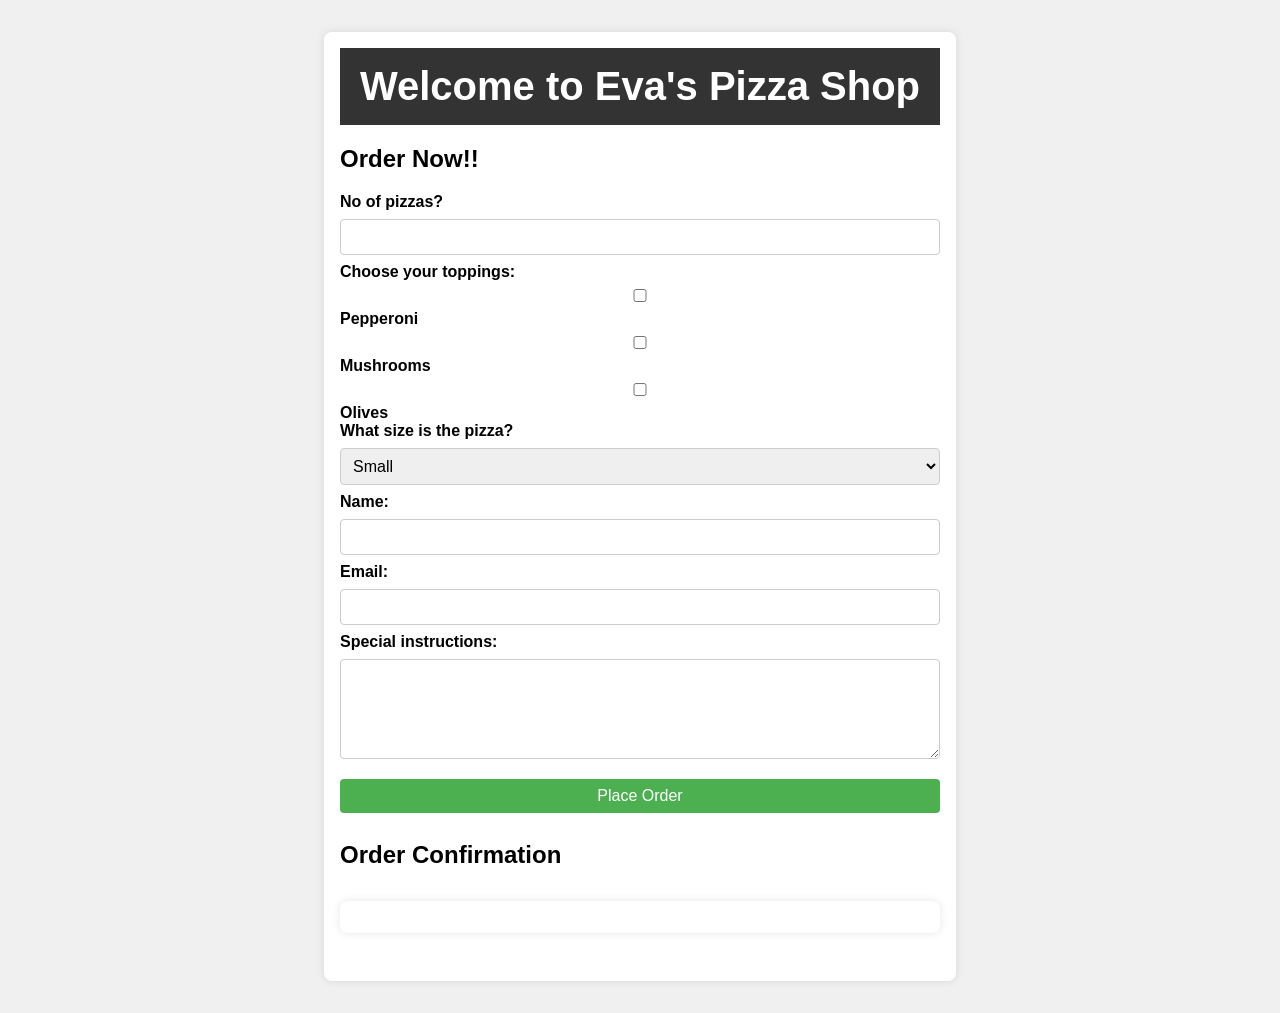
<file: Assignment 2/Index.html>
<!DOCTYPE html>
<html lang="en">
<head>
    <meta charset="UTF-8">
    <meta name="viewport" content="width=device-width, initial-scale=1.0">
    <title>Eva's Pizza</title>
    <link rel="icon" href="Images/pizza.png">
    <link rel="stylesheet" href="style.css">
</head>
<body>
    <div>
    <header>
        <h1>Welcome to Eva's Pizza Shop</h1>
    </header>
        <h2>Order Now!!</h2>
        <form>
            <!-- No of pizza -->
            <label for="numPizzas">No of pizzas?</label>
            <input type="number" id="numPizzas" name="numPizzas" min="1" max="10" required><br>

             <!-- Pizza Toppings -->
             <label for="toppings">Choose your toppings:</label><br>
             <input type="checkbox" id="pepperoni" name="toppings" value="pepperoni">
             <label for="pepperoni">Pepperoni</label><br>
             <input type="checkbox" id="mushrooms" name="toppings" value="mushrooms">
             <label for="mushrooms">Mushrooms</label><br>
             <input type="checkbox" id="olives" name="toppings" value="olives">
             <label for="olives">Olives</label><br>

              <!-- Pizza Size -->
              <label for="pizzaSize">What size is the pizza?</label>
              <select id="pizzaSize" name="pizzaSize">
                  <option value="small">Small</option>
                  <option value="medium">Medium</option>
                  <option value="large">Large</option>
                  <option value="large">Extra Large</option>
              </select><br>

              <!-- Customer Information -->
              <label for="customerName">Name:</label>
              <input type="text" id="customerName"  required><br>

              <label for="email">Email:</label>
              <input type="email" id="email" required><br>

              <!-- Special Instructions -->
              <label for="instructions">Special instructions:</label><br>
              <textarea id="instructions"></textarea><br>

              <!-- Submit Button -->
              <button type="submit">Place Order</button>
          </form>
        </form>
        <section id="orderConfirmation">
            <h2>Order Confirmation</h2>
            <div id="orderDetails">
                <!-- Order details will be displayed here -->
            </div>
        </section>
        <script>
            document.addEventListener('DOMContentLoaded', function() {
                // Access the form element
                const form = document.querySelector('form');
        
                // Add event listener for form submission
                form.addEventListener('submit', function(event) {
                    event.preventDefault(); // Prevent form submission
        
                    
                    const numPizzas = document.getElementById('numPizzas').value;
                    const toppings = getCheckedValues(document.getElementsByName('toppings'));
                    const pizzaSize = document.getElementById('pizzaSize').value;
                    const customerName = document.getElementById('customerName').value;
                    const email = document.getElementById('email').value;
                    const instructions = document.getElementById('instructions').value;
        
                    // Display order details
                    const orderDetails = `
                        <p><strong>Number of Pizzas:</strong> ${numPizzas}</p>
                        <p><strong>Toppings:</strong> ${toppings.join(', ')}</p>
                        <p><strong>Pizza Size:</strong> ${pizzaSize}</p>
                        <p><strong>Name:</strong> ${customerName}</p>
                        <p><strong>Email:</strong> ${email}</p>
                        <p><strong>Special Instructions:</strong> ${instructions}</p>
                    `;
        
                    // Update the order details section
                    const orderDetailsContainer = document.getElementById('orderDetails');
                    orderDetailsContainer.innerHTML = orderDetails;
                });
        
            
                function getCheckedValues(checkboxes) {
                    const checkedValues = [];
                    checkboxes.forEach(function(checkbox) {
                        if (checkbox.checked) {
                            checkedValues.push(checkbox.value);
                        }
                    });
                    return checkedValues;
                }
            });
        </script>
                
    </div>
</body>
</html>
</file>
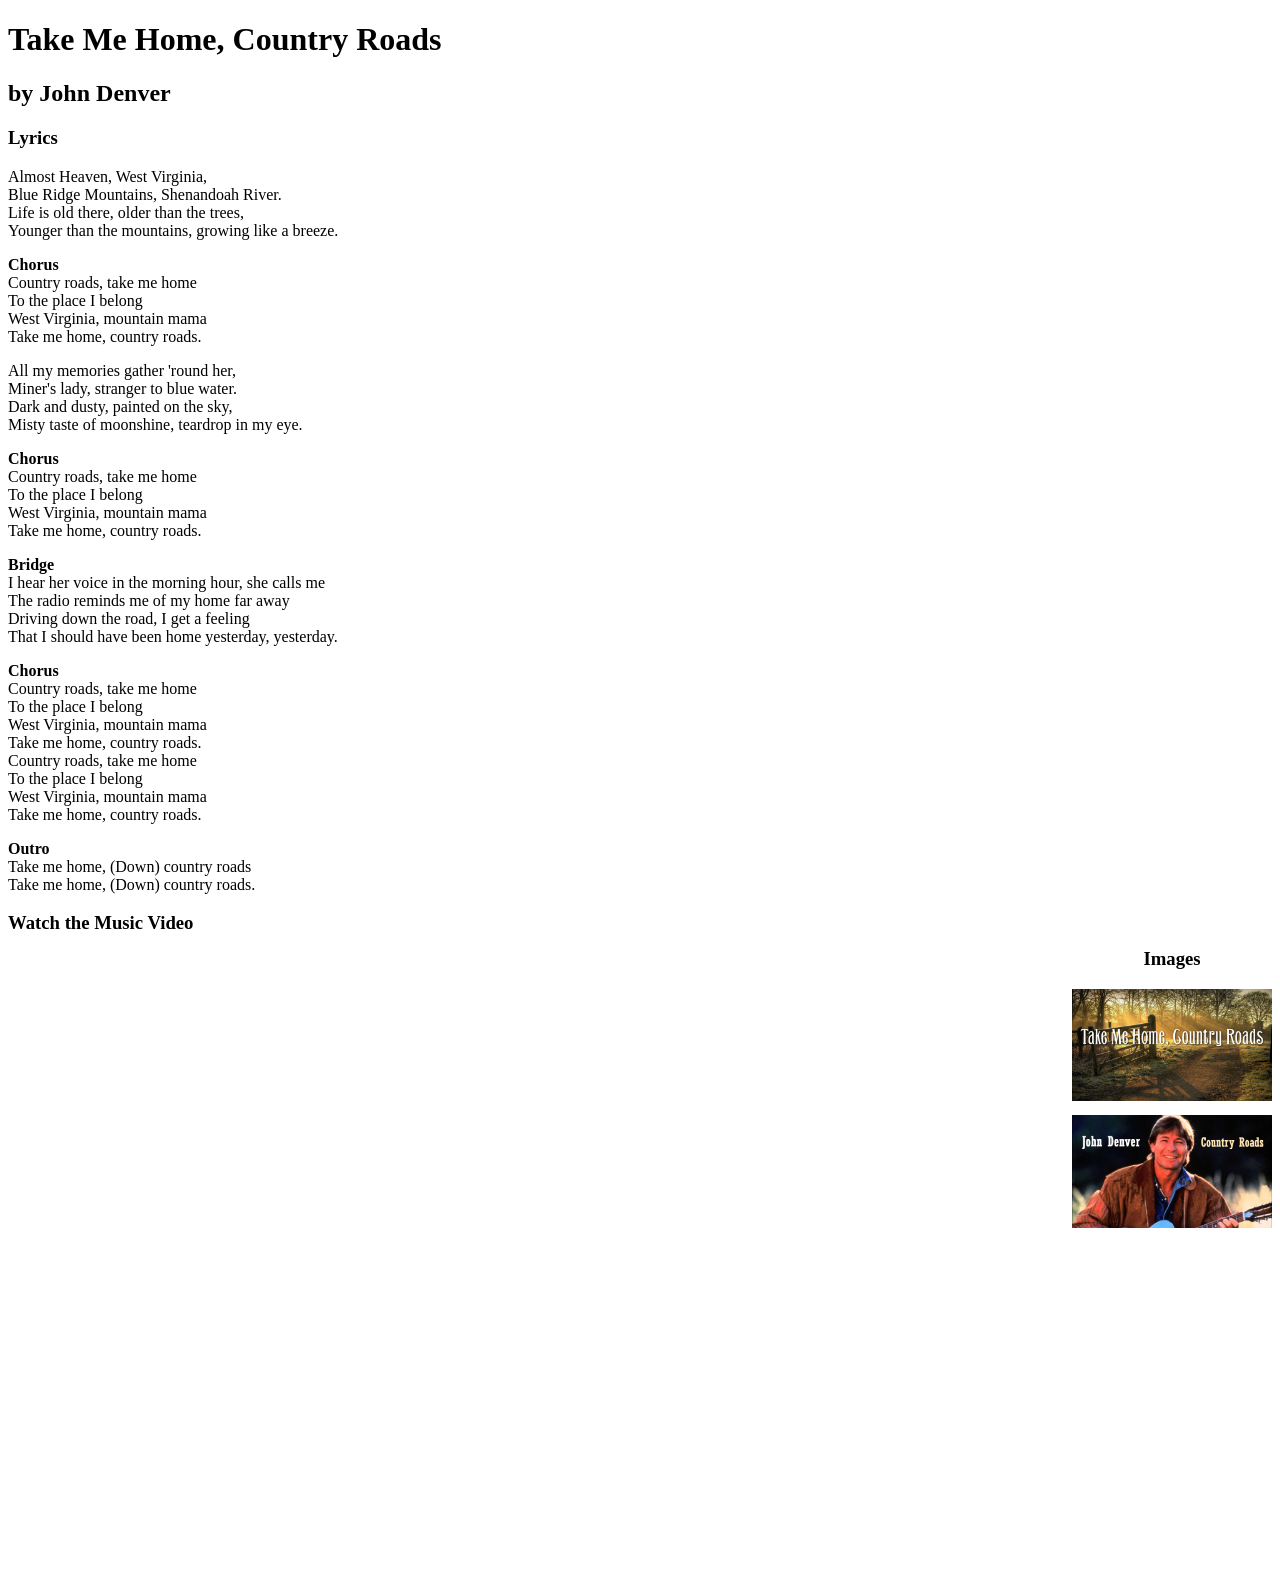
<file: html assignment/index.html>
<!DOCTYPE html>
<html lang="en">
<head>
    <!-- Metadata section -->
    <meta charset="UTF-8">
    <meta name="viewport" content="width=device-width, initial-scale=1.0">
    <meta name="description" content="Lyrics and information about the song 'Take Me Home, Country Roads' by John Denver.">
    <meta name="keywords" content="John Denver, Take Me Home Country Roads, music, song lyrics">
    <meta name="author" content="ChatGPT">
    <title>Take Me Home, Country Roads by John Denver</title>
    <style>
        .right-images {
            float: right;
            width: 200px; /* Adjust width to fit the page layout */
            text-align: center;
            margin-top: 20px; /* Add space between images and video */
        }
        .right-images img {
            width: 100%; /* Adjust the image width to fit within the container */
            margin-bottom: 10px; /* Space between images */
        }
        iframe {
            width: 100%;
            height: 315px; /* Adjust height as needed */
        }
    </style>
</head>
<body>

    <header>
        <h1>Take Me Home, Country Roads</h1>
        <h2>by John Denver</h2>
    </header>

    <section>
        <h3>Lyrics</h3>
        <p>Almost Heaven, West Virginia,<br>
        Blue Ridge Mountains, Shenandoah River.<br>
        Life is old there, older than the trees,<br>
        Younger than the mountains, growing like a breeze.</p>

        <p><strong>Chorus</strong><br>
        Country roads, take me home<br>
        To the place I belong<br>
        West Virginia, mountain mama<br>
        Take me home, country roads.</p>

        <p>All my memories gather 'round her,<br>
        Miner's lady, stranger to blue water.<br>
        Dark and dusty, painted on the sky,<br>
        Misty taste of moonshine, teardrop in my eye.</p>

        <p><strong>Chorus</strong><br>
        Country roads, take me home<br>
        To the place I belong<br>
        West Virginia, mountain mama<br>
        Take me home, country roads.</p>

        <p><strong>Bridge</strong><br>
        I hear her voice in the morning hour, she calls me<br>
        The radio reminds me of my home far away<br>
        Driving down the road, I get a feeling<br>
        That I should have been home yesterday, yesterday.</p>

        <p><strong>Chorus</strong><br>
        Country roads, take me home<br>
        To the place I belong<br>
        West Virginia, mountain mama<br>
        Take me home, country roads.<br>
        Country roads, take me home<br>
        To the place I belong<br>
        West Virginia, mountain mama<br>
        Take me home, country roads.</p>

        <p><strong>Outro</strong><br>
        Take me home, (Down) country roads<br>
        Take me home, (Down) country roads.</p>
    </section>

    <section class="right-images">
        <h3>Images</h3>
        <img src="img1.jpg" alt="Image 1">
        <img src="img 2.jpg" alt="Image 2">
    </section>

    <section>
        <h3>Watch the Music Video</h3>
        <iframe width="560" height="315" src="https://www.youtube.com/embed/1vrEljMfXYo?si=aeqUImvBhBxsHL2U" title="YouTube video player" frameborder="0" allow="accelerometer; autoplay; clipboard-write; encrypted-media; gyroscope; picture-in-picture; web-share" referrerpolicy="strict-origin-when-cross-origin" allowfullscreen></iframe>
    </section>

</body>
</html>
</file>
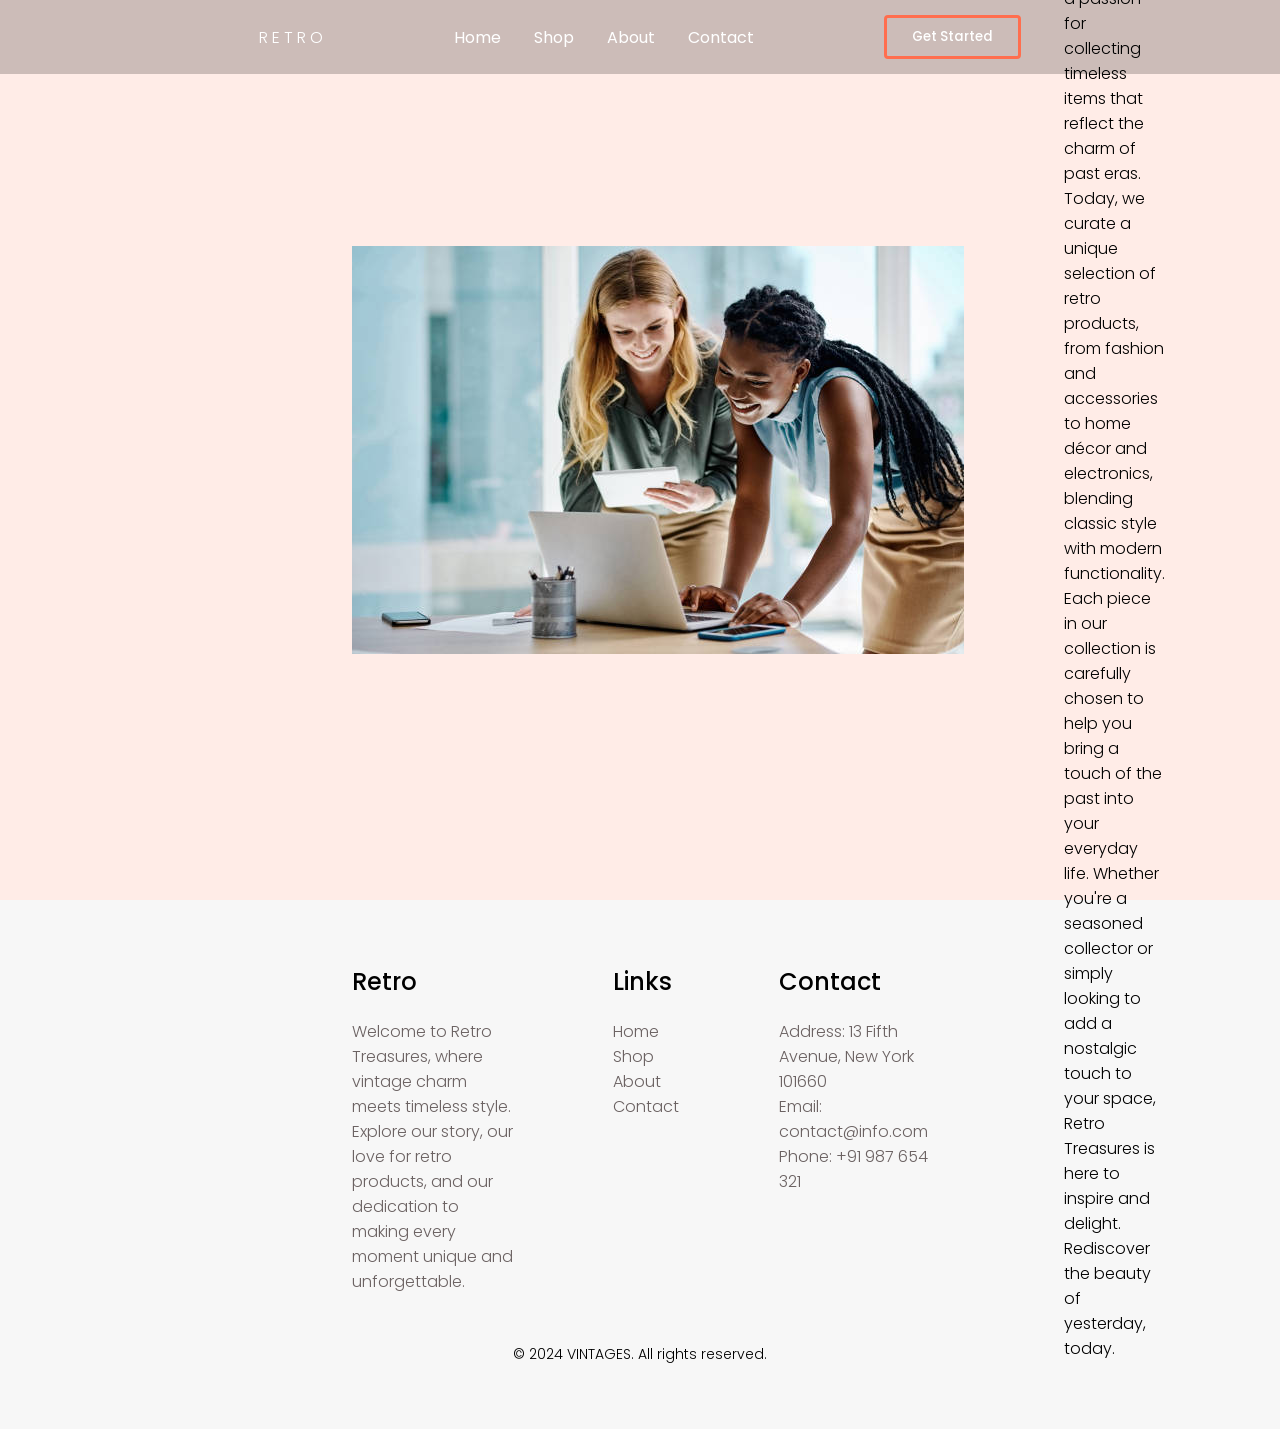
<file: ecommerce project/about.html>
<!DOCTYPE html>
<html lang="en">
    <head>
        <!-- Meta tags and stylesheet link -->
        <meta charset="UTF-8">
        <meta name="viewport" content="width=device-width, initial-scale=1.0">
        <meta name="description" content="About Us | RETRO">
        <title>About Us | Retro</title>
        <link rel="stylesheet" href="css/style.css">
    </head>
    <body>
        <!-- Header placeholder for dynamic content -->
        <div id="header-placeholder"></div>
        <!-- Main content for the About Us page -->
        <main class="about">
            <!-- Image related to the About Us section -->
            <img src="images/about.jpg" alt="About Us">
            <!-- Section providing information about the company -->
            <div>
                <h1>About Us</h1>
                <br>
                <p>
                    At Retro Treasures, we believe in the enduring appeal of vintage products that carry a sense of history and nostalgia. Our journey began with a passion for collecting timeless items that reflect the charm of past eras. Today, we curate a unique selection of retro products, from fashion and accessories to home décor and electronics, blending classic style with modern functionality. Each piece in our collection is carefully chosen to help you bring a touch of the past into your everyday life. Whether you're a seasoned collector or simply looking to add a nostalgic touch to your space, Retro Treasures is here to inspire and delight. Rediscover the beauty of yesterday, today.
                </p>
            </div>
        </main>
        <!-- Footer placeholder for dynamic content -->
        <div id="footer-placeholder"></div>
        <!-- Link to external JavaScript file -->
        <script src="js/script.js"></script>
    </body>
</html>
</file>
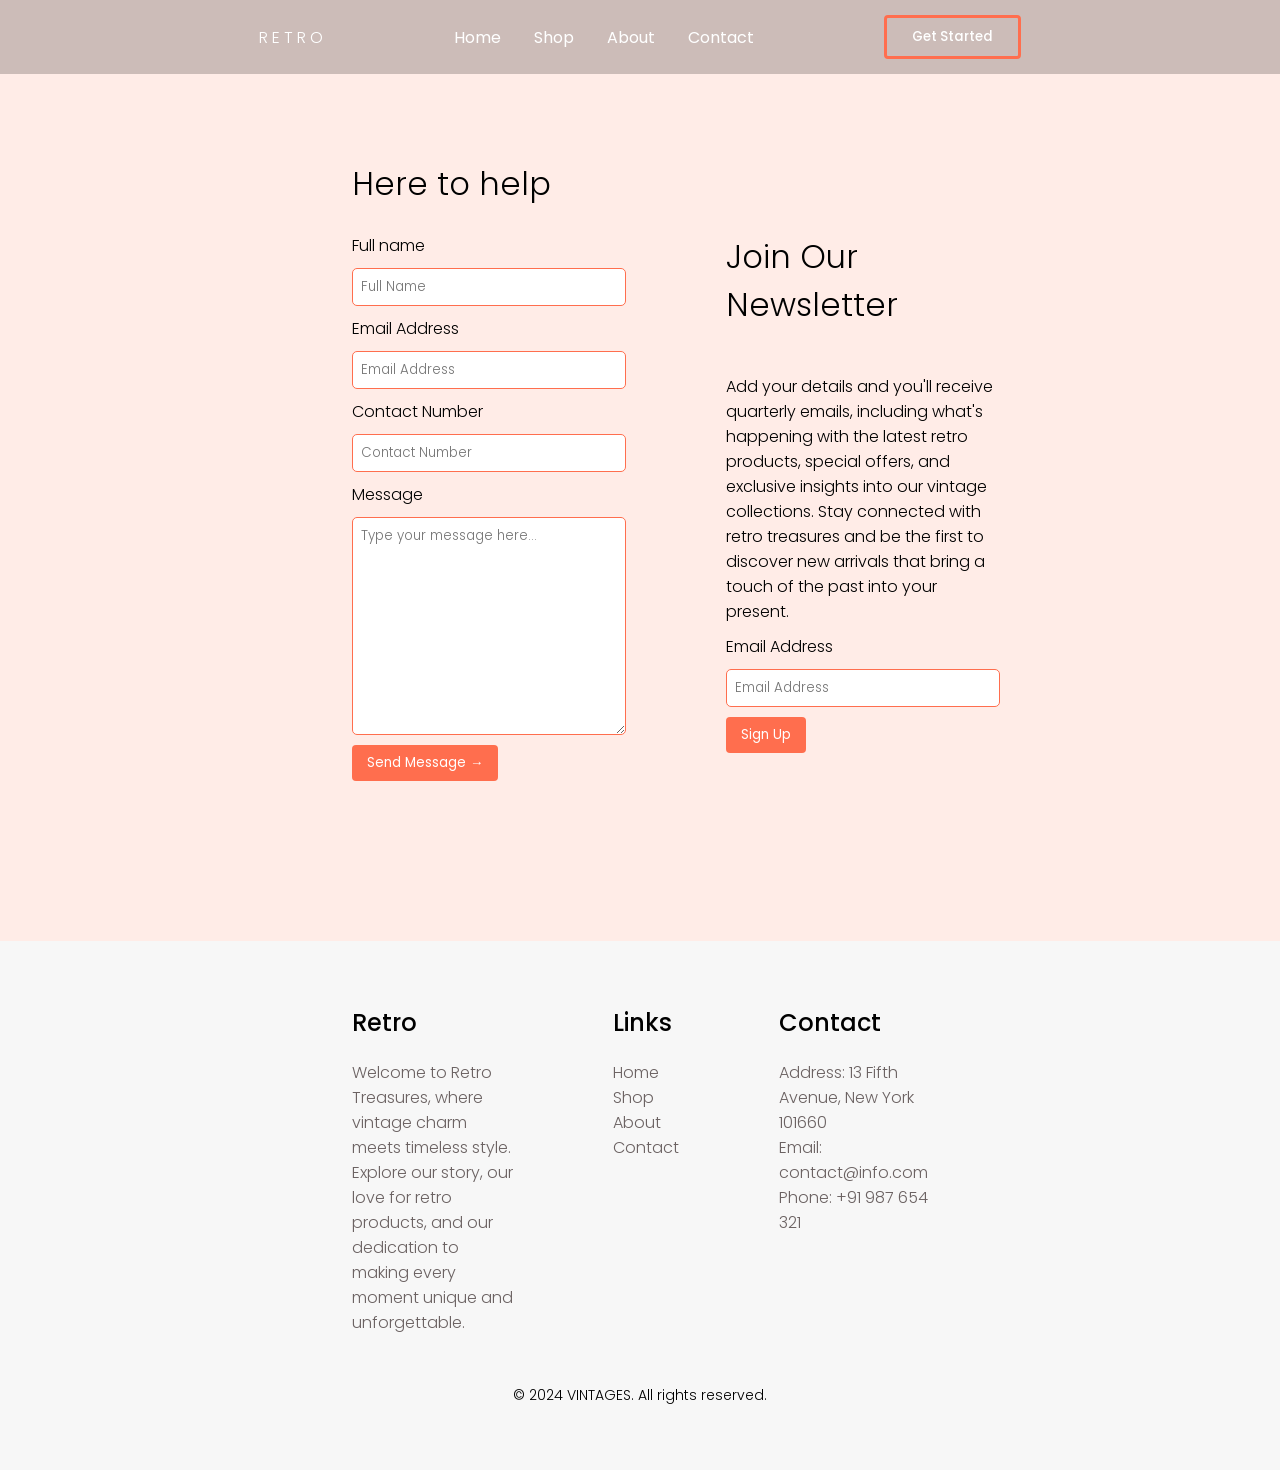
<file: ecommerce project/contact.html>
<!doctype html>
<html lang="en">
    <head>
        <!-- Metadata and stylesheet link -->
        <meta charset="utf-8">
        <meta name="viewport" content="width=device-width, initial-scale=1.0">
        <meta name="description" content="contact us | retro">
        <title>contact us | retro</title>
        <link rel="stylesheet" href="css/style.css">
    </head>
    <body>
        <!-- Header placeholder for dynamic content -->
        <div id="header-placeholder"></div>

        <!-- Main content of the contact page -->
        <main class="contact">
            <h1>Here to help</h1>
            <br>
            <div class="form">
                <!-- Contact form section -->
                <div class="message">
                    <!-- Input fields for contact information and message -->

                    <label for="name">Full name</label>
                    <input type="text" placeholder="Full Name" name="" id="">

                    <label for="email">Email Address</label>
                    <input type="email" placeholder="Email Address" name="" id="">

                    <label for="number">Contact Number</label>
                    <input type="number" placeholder="Contact Number" id="">

                    <label for="message">Message</label>
                    <textarea rows="10" placeholder="Type your message here..." id=""></textarea>

                    <!-- Button to send the message -->
                    <button>Send Message &rightarrow;</button>
                </div>

                <!-- Newsletter subscription section -->
                <div class="newsletter">
                    <h1>Join Our Newsletter</h1>
                    <br>
                    <p>
                        Add your details and you'll receive quarterly emails, including what's happening with the latest retro products, special offers, and exclusive insights into our vintage collections. Stay connected with retro treasures and be the first to discover new arrivals that bring a touch of the past into your present.
                    </p>

                    <label for="email">Email Address</label>
                    <input type="email" placeholder="Email Address" name="" id="">

                    <!-- Button to sign up for the newsletter -->
                    <button>Sign Up</button>
                </div>
            </div>
        </main>

        <!-- Footer placeholder for dynamic content -->
        <div id="footer-placeholder"></div>

        <!-- Link to external JavaScript file -->
        <script src="js/script.js"></script>
    </body>
</html>
</file>
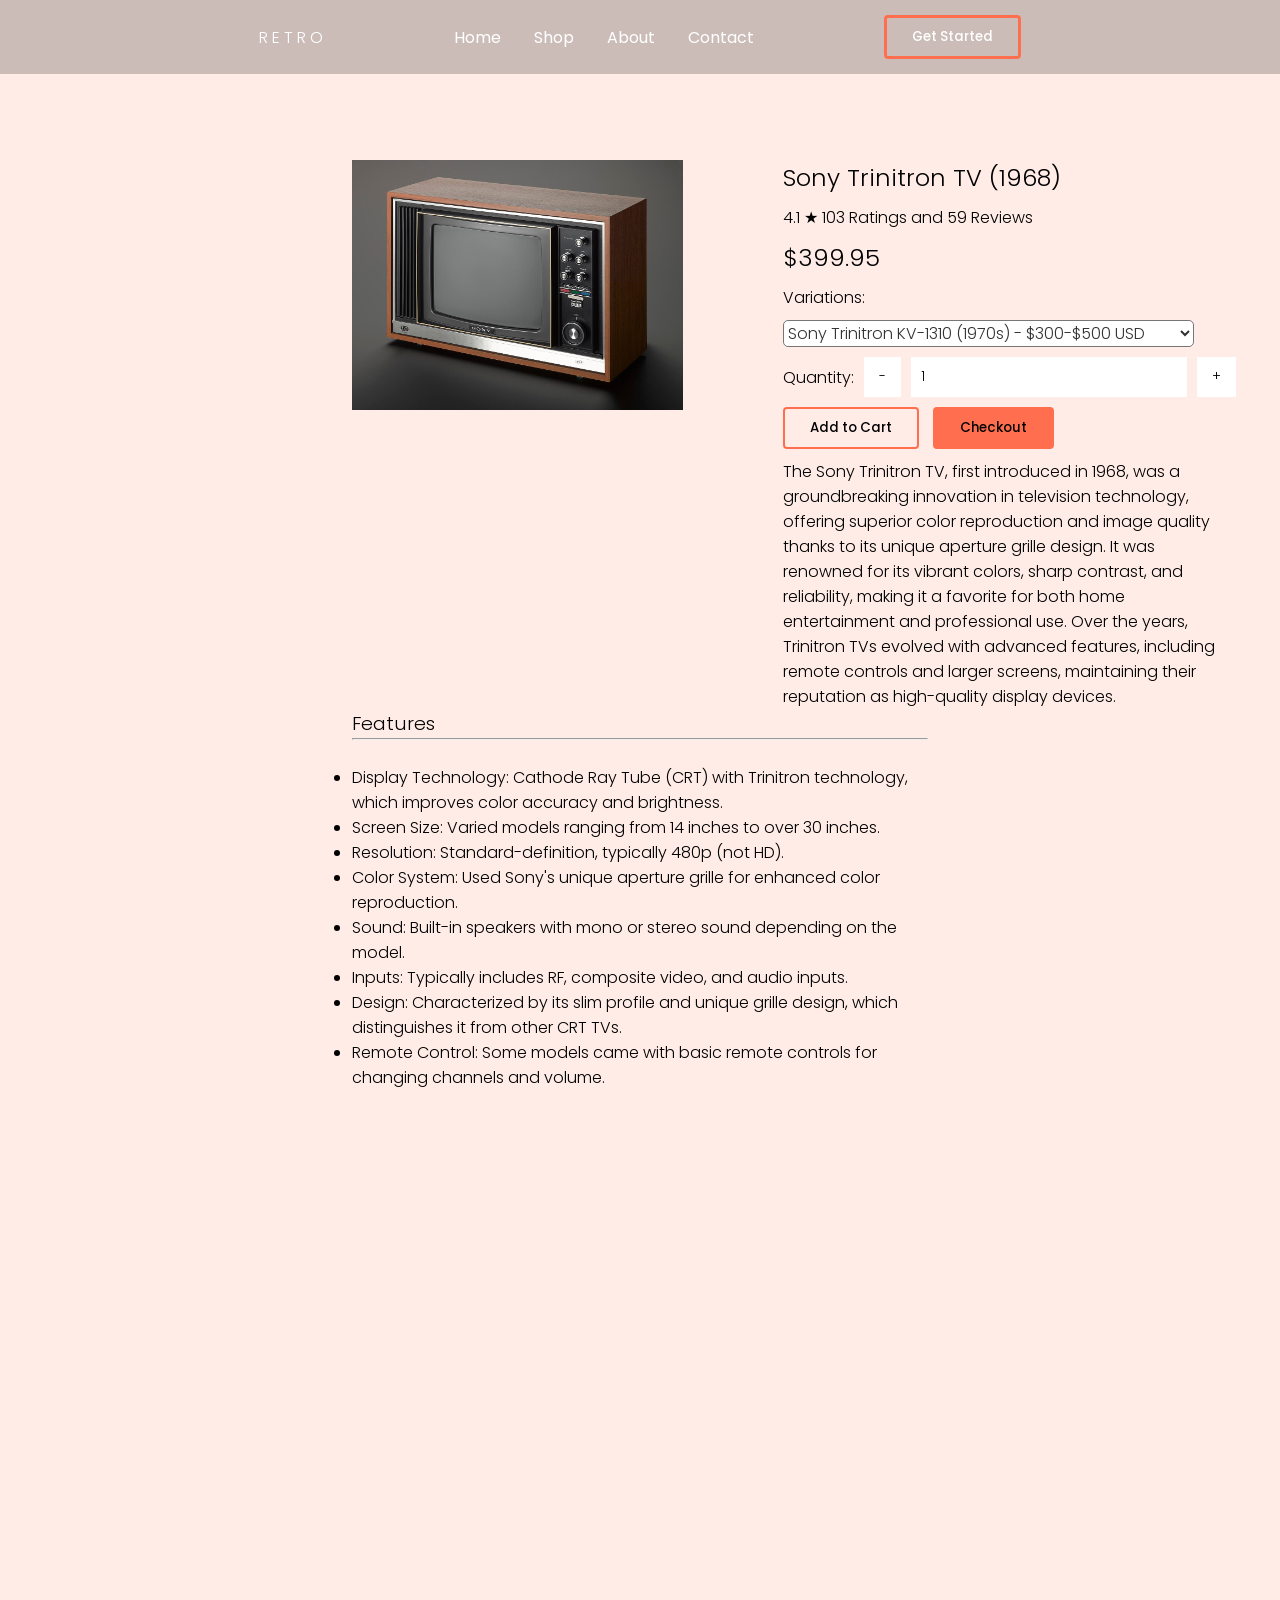
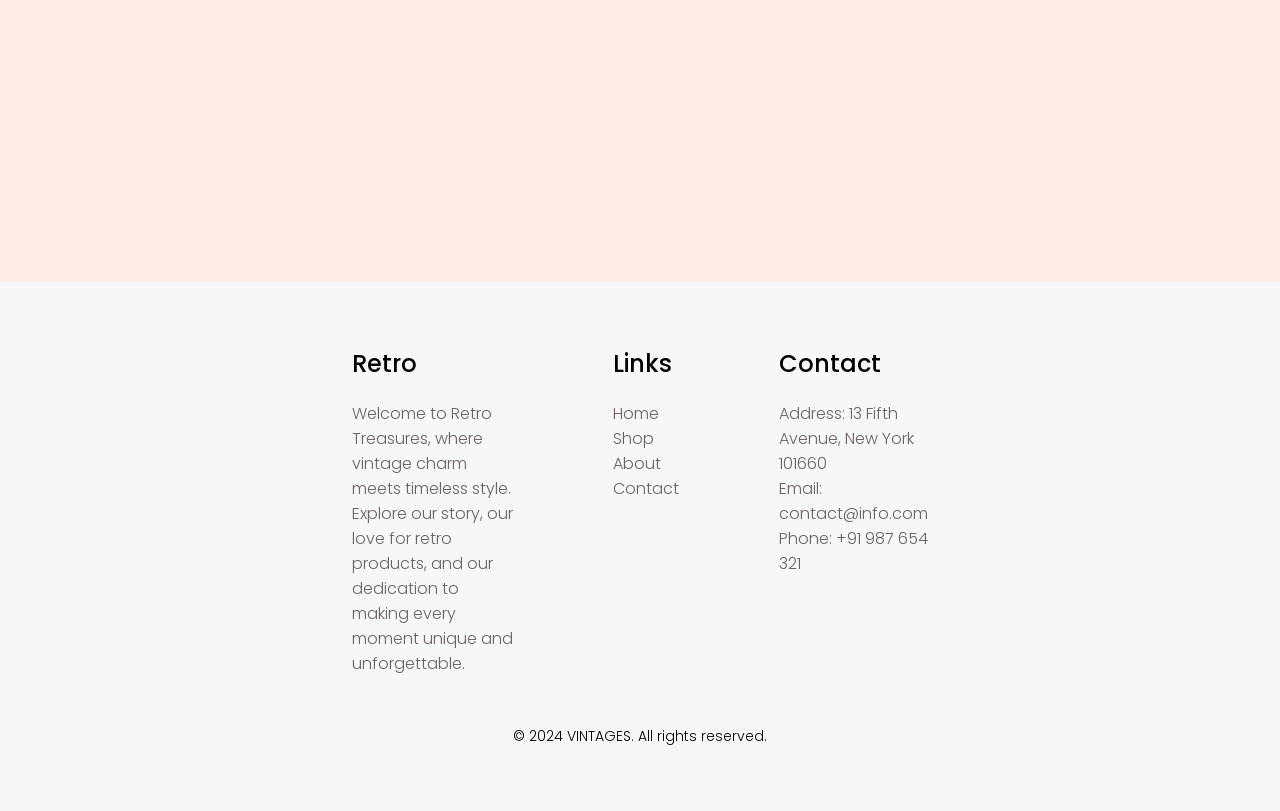
<file: ecommerce project/product_1.html>
<!DOCTYPE html>
<html lang="en">
    <head>
        <!-- Meta tags for character encoding, viewport settings, and page description -->
        <meta charset="UTF-8">
        <meta name="viewport" content="width=device-width, initial-scale=1.0">
        <meta name="description" content="Retro Product Store - Home Page">
        <title>Sony Trinitron TV (1968) | Retro</title>
        <!-- Link to the external CSS stylesheet -->
        <link rel="stylesheet" href="css/style.css">
    </head>
    <body>
        <!-- Placeholder for the global header, to be loaded via JavaScript -->
        <div id="header-placeholder"></div>

        <!-- Main content area for the Sony Trinitron TV product page -->
        <main class="product-single">
            <!-- Section for the product image and details -->
            <div class="item-single">
                <img src="images/product1.jpg" alt="Sony Trinitron TV">
                <div class="item-content">
                    <h2>Sony Trinitron TV (1968)</h2>
                    <p>4.1 &starf; 103 Ratings and 59 Reviews</p>
                    <h2>$399.95</h2>
                    <p>Variations:</p>

                    <!-- Dropdown for selecting Sony Trinitron TV variations -->
                    <select id="sony-trinitron" name="sony-trinitron">
                        <option value="kv-1310">Sony Trinitron KV-1310 (1970s) - $300-$500 USD</option>
                        <option value="kv-20xbr">Sony Trinitron KV-20XBR (1985) - $600-$800 USD</option>
                        <option value="kv-27fs100">Sony Trinitron KV-27FS100 (1991) - $1,000-$1,200 USD</option>
                    </select>

                    <!-- Quantity selector with increase/decrease buttons -->
                    <div class="quantity-selector">
                        <label for="quantity">Quantity:</label>
                        <button id="decrease" onclick="changeQuantity(-1)">-</button>
                        <input
                            type="number"
                            id="quantity"
                            value="1"
                            min="1"
                            readonly
                        >
                        <button id="increase" onclick="changeQuantity(1)">+</button>
                    </div>

                    <!-- Buttons for adding the product to cart and checking out -->
                    <div>
                        <button class="add-to-cart">Add to Cart</button>
                        <button class="checkout">Checkout</button>
                    </div>

                    <!-- Product description text -->
                    <p>
                        The Sony Trinitron TV, first introduced in 1968, was a groundbreaking innovation in television technology,
                        offering superior color reproduction and image quality thanks to its unique aperture grille design. It was renowned for its vibrant colors,
                        sharp contrast, and reliability, making it a favorite for both home entertainment and professional use.
                        Over the years, Trinitron TVs evolved with advanced features, including remote controls and larger screens, maintaining their reputation as high-quality display devices.
                    </p>
                </div>
            </div>

            <!-- Section for additional product features and video -->
            <div class="description">
                <h3>Features</h3>
                <hr>
                <br>

                <!-- List of product features -->
                <ul>
                    <li>
                        <strong>Display Technology:</strong>
                        Cathode Ray Tube (CRT) with Trinitron technology, which improves color accuracy and brightness.
                    </li>
                    <li>
                        <strong>Screen Size:</strong>
                        Varied models ranging from 14 inches to over 30 inches.
                    </li>
                    <li>
                        <strong>Resolution:</strong>
                        Standard-definition, typically 480p (not HD).
                    </li>
                    <li>
                        <strong>Color System:</strong>
                        Used Sony's unique aperture grille for enhanced color reproduction.
                    </li>
                    <li>
                        <strong>Sound:</strong>
                        Built-in speakers with mono or stereo sound depending on the model.
                    </li>
                    <li>
                        <strong>Inputs:</strong>
                        Typically includes RF, composite video, and audio inputs.
                    </li>
                    <li>
                        <strong>Design:</strong>
                        Characterized by its slim profile and unique grille design, which distinguishes it from other CRT TVs.
                    </li>
                    <li>
                        <strong>Remote Control:</strong>
                        Some models came with basic remote controls for changing channels and volume.
                    </li>
                </ul>
                <br>

                <!-- Embedded YouTube video -->
                <iframe
                    width="1200"
                    height="600"
                    src="https://www.youtube.com/embed/NESN1W8Q0aE?si=ilLFXqElGNaWjKTw"
                    title="YouTube video player"
                    frameborder="0"
                    allow="accelerometer; autoplay; clipboard-write; encrypted-media; gyroscope; picture-in-picture; web-share"
                    referrerpolicy="strict-origin-when-cross-origin"
                    allowfullscreen
                ></iframe>
            </div>
        </main>

        <!-- Placeholder for the global footer, to be loaded via JavaScript -->
        <div id="footer-placeholder"></div>

        <!-- Link to the external JavaScript file -->
        <script src="js/script.js"></script>
    </body>
</html>
</file>
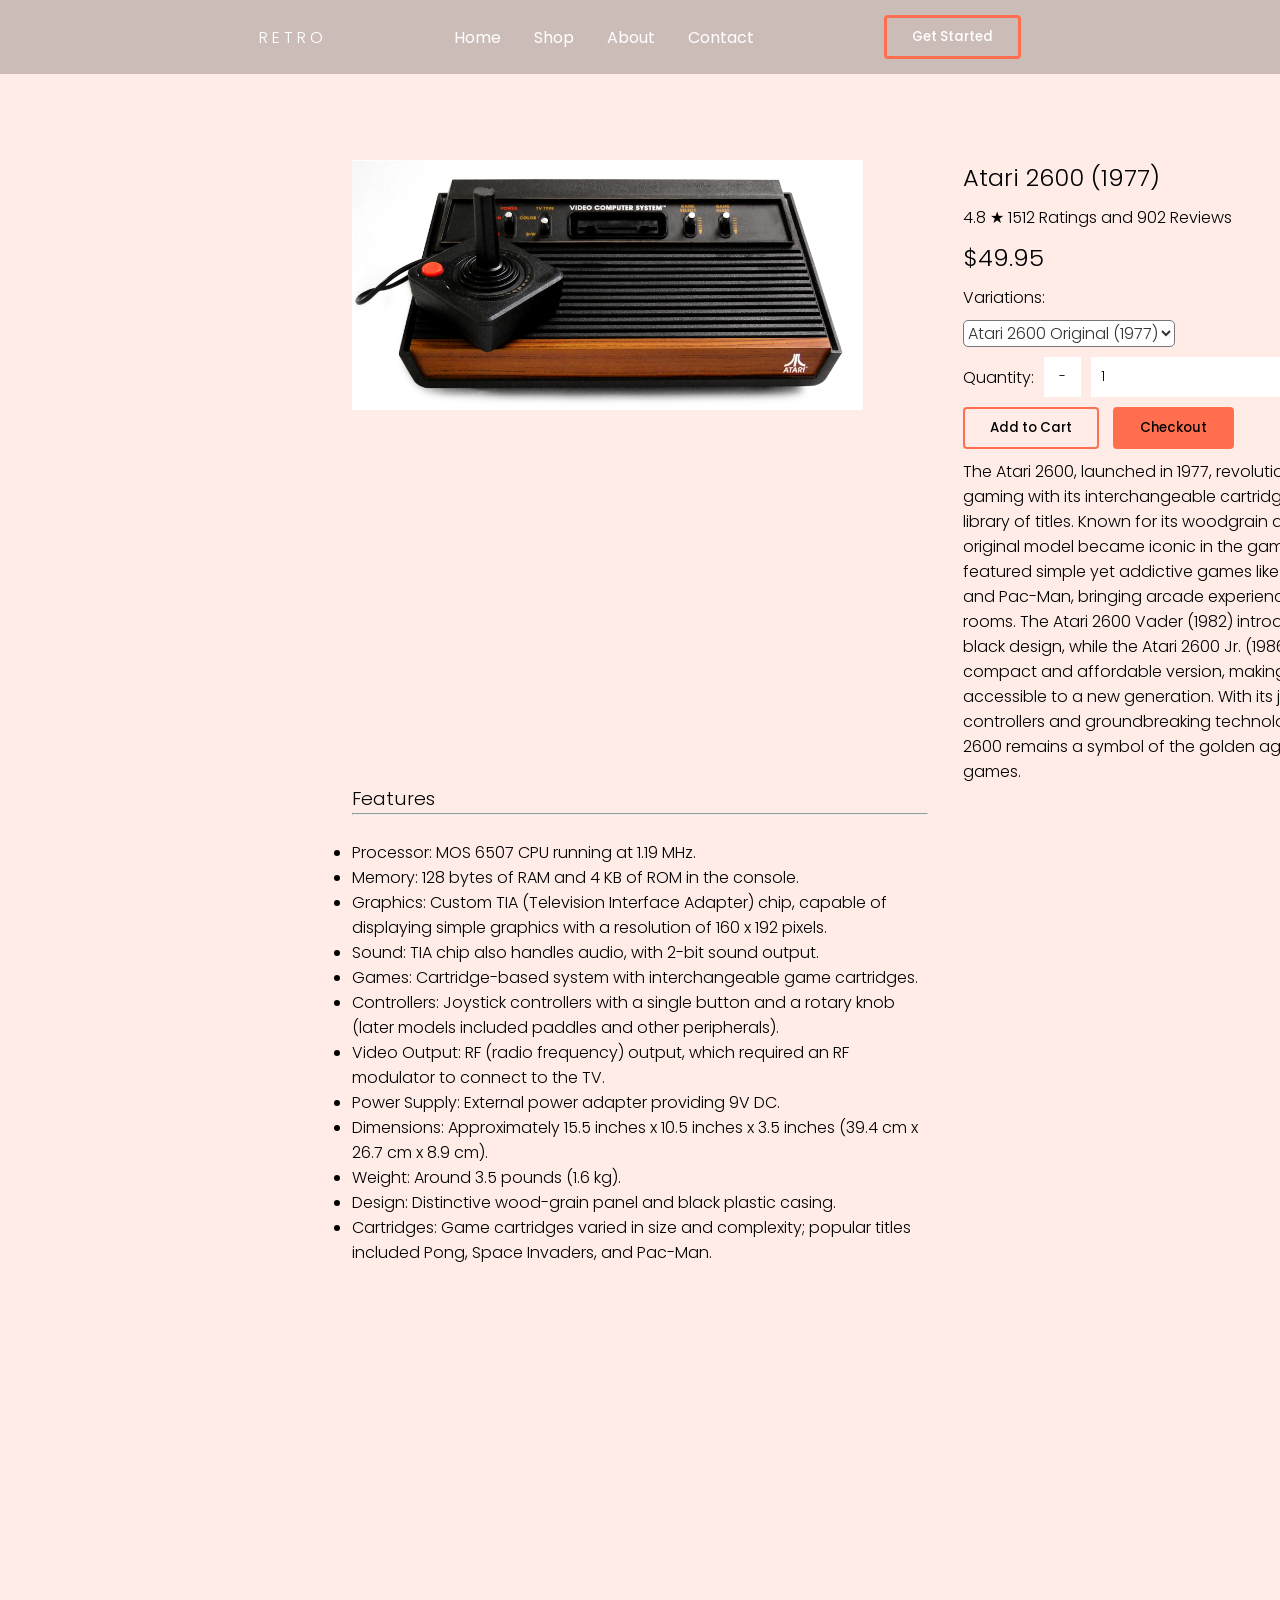
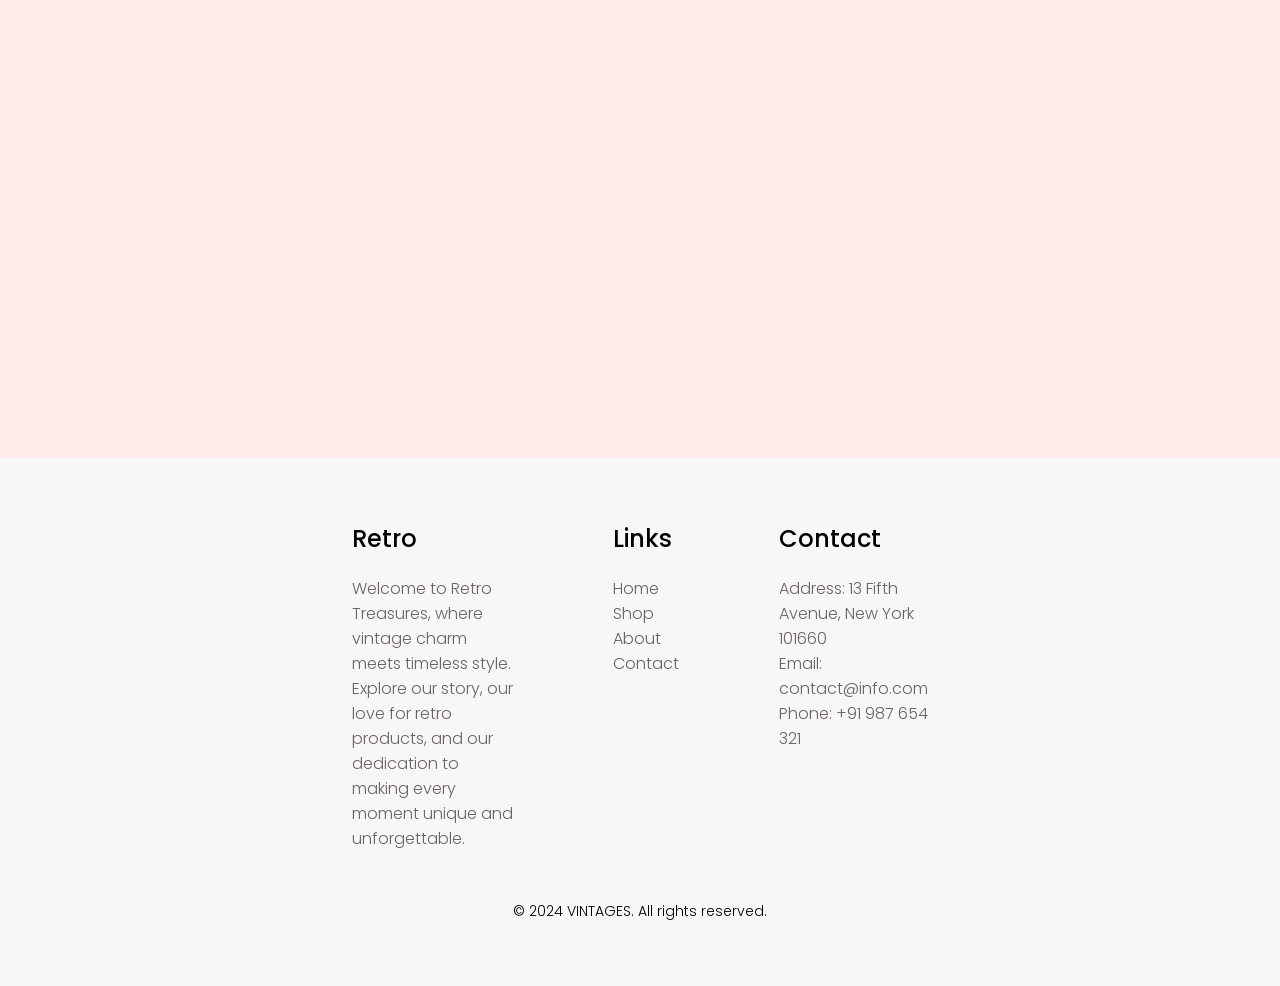
<file: ecommerce project/product_2.html>
<!DOCTYPE html>
<html lang="en">
    <head>
        <!-- Meta tags for character encoding, viewport settings, and page description -->
        <meta charset="UTF-8">
        <meta name="viewport" content="width=device-width, initial-scale=1.0">
        <meta name="description" content="Retro Product Store - Home Page">
        <title>Atari 2600 (1977)</title>
        <!-- Link to the external CSS stylesheet -->
        <link rel="stylesheet" href="css/style.css">
    </head>
    <body>
        <!-- Placeholder for the global header, to be loaded via JavaScript -->
        <div id="header-placeholder"></div>

        <!-- Main content area for the Atari 2600 product page -->
        <main class="product-single">
            <!-- Section for the product image and details -->
            <div class="item-single">
                <img src="images/product2.jpeg" alt="Atari 2600">
                <div class="item-content">
                    <h2>Atari 2600 (1977)</h2>
                    <p>4.8 &starf; 1512 Ratings and 902 Reviews</p>
                    <h2>$49.95</h2>
                    <p>Variations:</p>

                    <!-- Dropdown for selecting Atari 2600 variations -->
                    <select name="atari-2600-variations" id="atari-2600-variations">
                        <option value="original-1977">Atari 2600 Original (1977)</option>
                        <option value="vader-1982">Atari 2600 Vader (1982)</option>
                        <option value="jr-1986">Atari 2600 Jr. (1986)</option>
                    </select>

                    <!-- Quantity selector with increase/decrease buttons -->
                    <div class="quantity-selector">
                        <label for="quantity">Quantity:</label>
                        <button id="decrease" onclick="changeQuantity(-1)">-</button>
                        <input
                            type="number"
                            id="quantity"
                            value="1"
                            min="1"
                            readonly
                        >
                        <button id="increase" onclick="changeQuantity(1)">+</button>
                    </div>

                    <!-- Buttons for adding the product to cart and checking out -->
                    <div>
                        <button class="add-to-cart">Add to Cart</button>
                        <button class="checkout">Checkout</button>
                    </div>

                    <!-- Product description text -->
                    <p>
                        The Atari 2600, launched in 1977, revolutionized home gaming with its interchangeable cartridges and a vast library of titles. Known for its woodgrain design,
                        the original model became iconic in the gaming world. It featured simple yet addictive games like Space Invaders and Pac-Man,
                        bringing arcade experiences into living rooms. The Atari 2600 Vader (1982) introduced a sleek,
                        all-black design, while the Atari 2600 Jr. (1986) offered a more compact and affordable version, making classic gaming accessible to a new generation.
                        With its joystick controllers and groundbreaking technology, the Atari 2600 remains a symbol of the golden age of video games.
                    </p>
                </div>
            </div>

            <!-- Section for additional product features and video -->
            <div class="description">
                <h3>Features</h3>
                <hr>
                <br>

                <!-- List of product features -->
                <ul>
                    <li><strong>Processor:</strong> MOS 6507 CPU running at 1.19 MHz.</li>
                    <li><strong>Memory:</strong> 128 bytes of RAM and 4 KB of ROM in the console.</li>
                    <li><strong>Graphics:</strong> Custom TIA (Television Interface Adapter) chip, capable of displaying simple graphics with a resolution of 160 x 192 pixels.</li>
                    <li><strong>Sound:</strong> TIA chip also handles audio, with 2-bit sound output.</li>
                    <li><strong>Games:</strong> Cartridge-based system with interchangeable game cartridges.</li>
                    <li><strong>Controllers:</strong> Joystick controllers with a single button and a rotary knob (later models included paddles and other peripherals).</li>
                    <li><strong>Video Output:</strong> RF (radio frequency) output, which required an RF modulator to connect to the TV.</li>
                    <li><strong>Power Supply:</strong> External power adapter providing 9V DC.</li>
                    <li><strong>Dimensions:</strong> Approximately 15.5 inches x 10.5 inches x 3.5 inches (39.4 cm x 26.7 cm x 8.9 cm).</li>
                    <li><strong>Weight:</strong> Around 3.5 pounds (1.6 kg).</li>
                    <li><strong>Design:</strong> Distinctive wood-grain panel and black plastic casing.</li>
                    <li><strong>Cartridges:</strong> Game cartridges varied in size and complexity; popular titles included Pong, Space Invaders, and Pac-Man.</li>
                </ul>
                <br>

                <!-- Embedded YouTube video -->
                <iframe
                    width="1200"
                    height="600"
                    src="https://www.youtube.com/embed/DMerBUrZALc?si=yi5T3Cq0oxnmO5js"
                    title="YouTube video player"
                    frameborder="0"
                    allow="accelerometer; autoplay; clipboard-write; encrypted-media; gyroscope; picture-in-picture; web-share"
                    referrerpolicy="strict-origin-when-cross-origin"
                    allowfullscreen
                ></iframe>
            </div>
        </main>

        <!-- Placeholder for the global footer, to be loaded via JavaScript -->
        <div id="footer-placeholder"></div>

        <!-- Link to the external JavaScript file -->
        <script src="js/script.js"></script>
    </body>
</html>
</file>
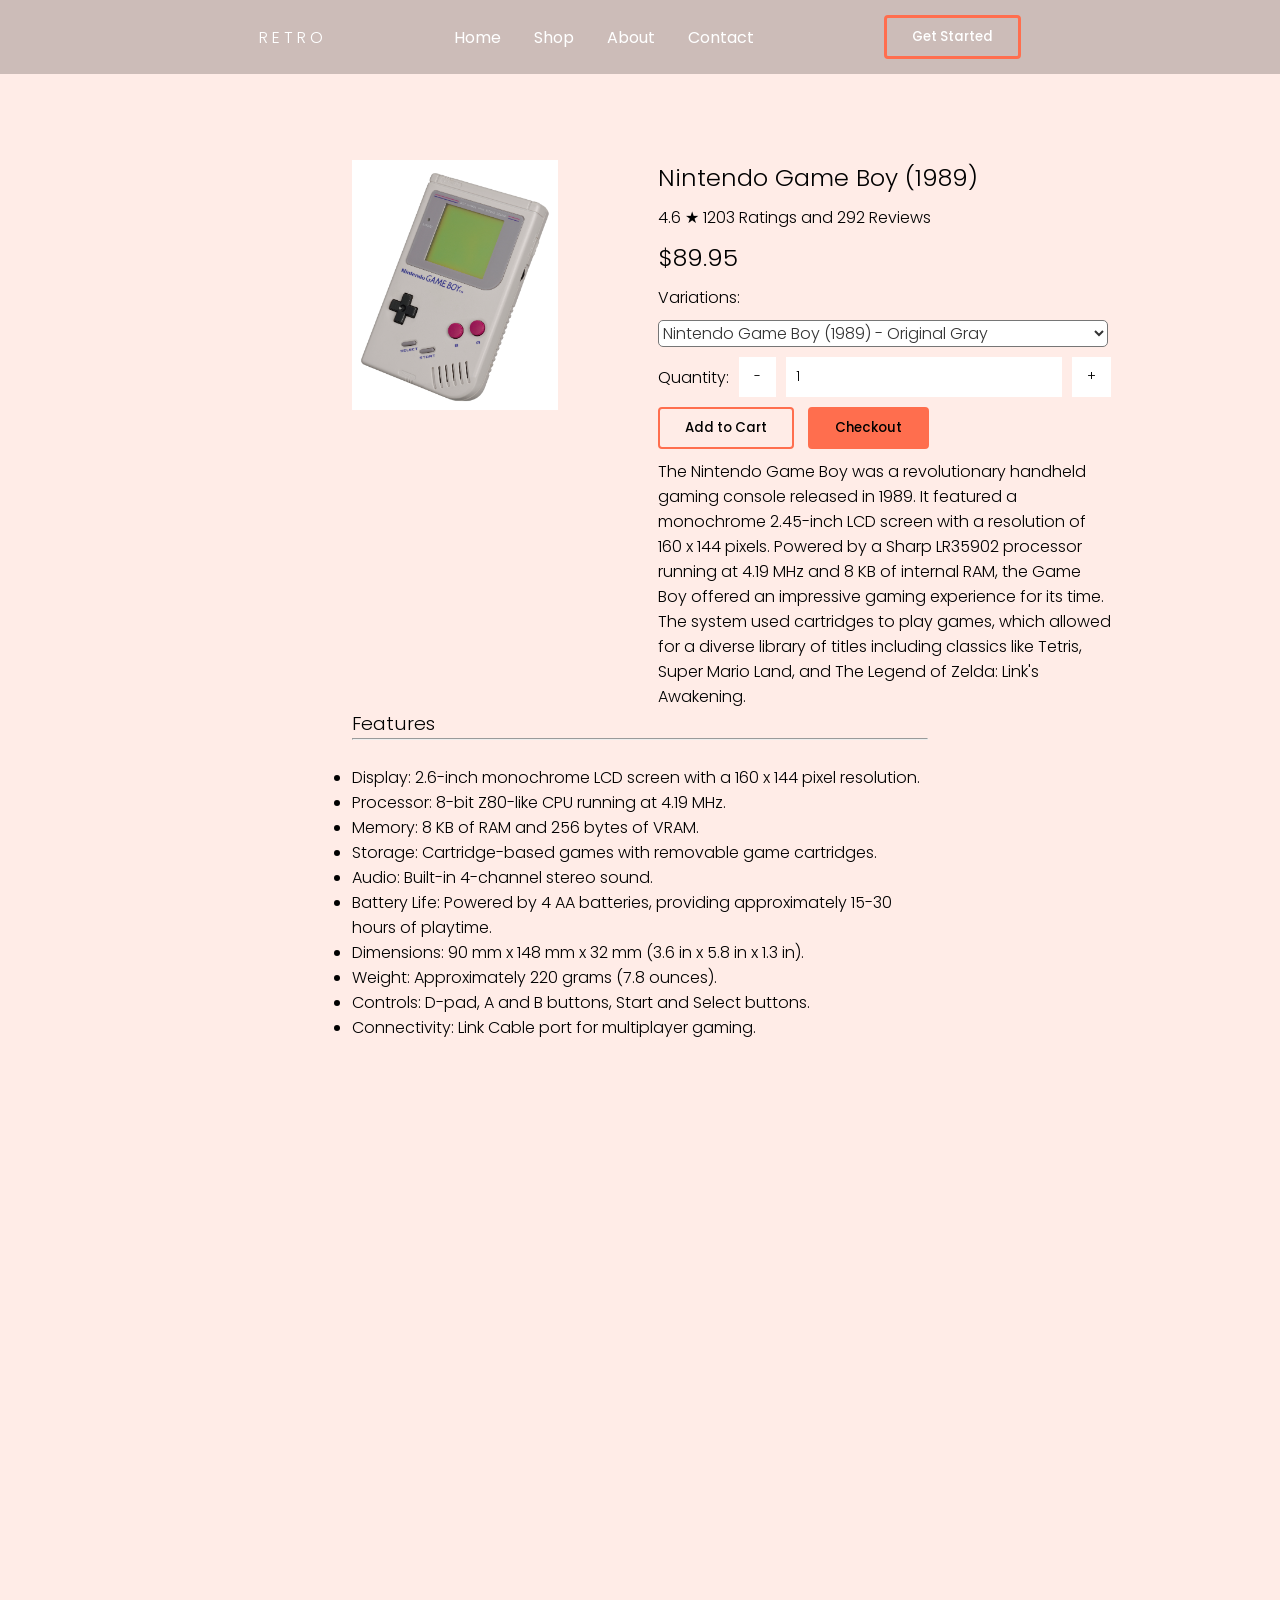
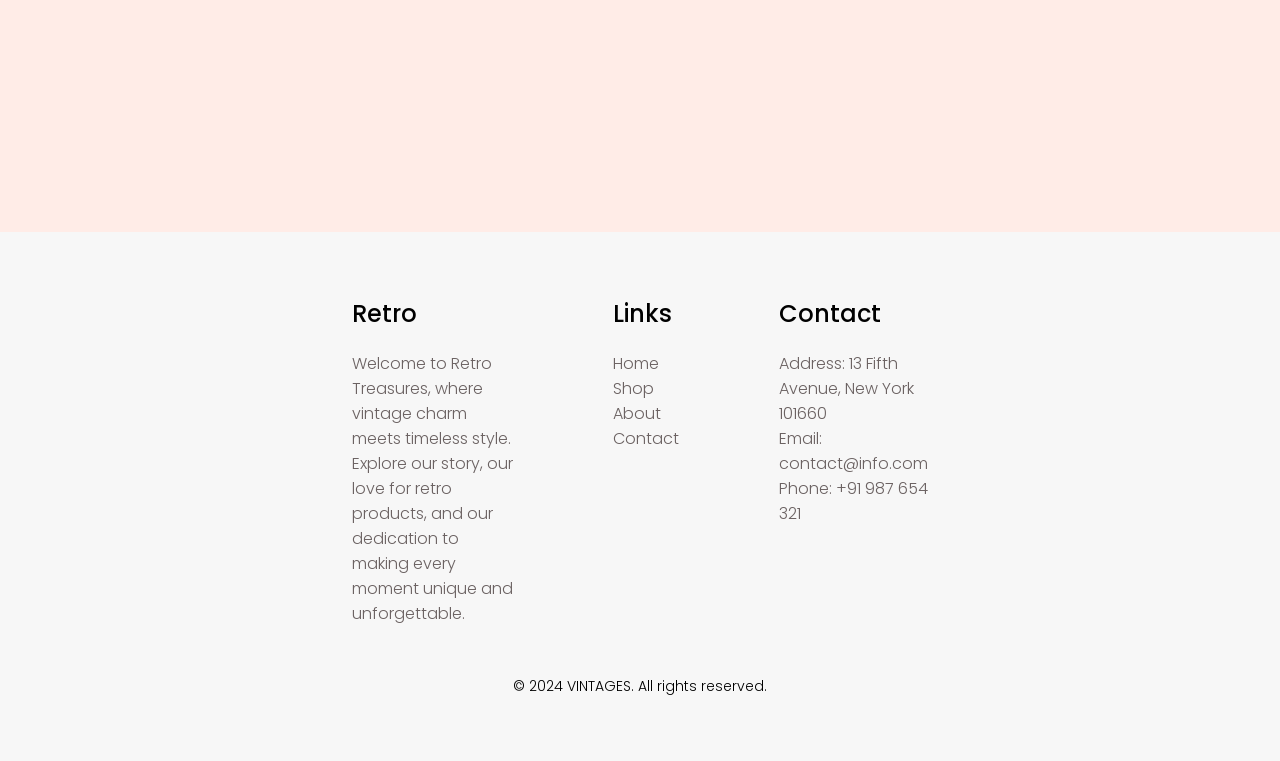
<file: ecommerce project/product_3.html>
<!DOCTYPE html>
<html lang="en">
    <head>
        <!-- Meta tags for character encoding, viewport settings, and page description -->
        <meta charset="UTF-8">
        <meta name="viewport" content="width=device-width, initial-scale=1.0">
        <meta name="description" content="Retro Product Store - Home Page">
        <title>Nintendo Game Boy (1989) | Retro</title>
        <!-- Link to the external CSS stylesheet -->
        <link rel="stylesheet" href="css/style.css">
    </head>
    <body>
        <!-- Placeholder for the global header, to be loaded via JavaScript -->
        <div id="header-placeholder"></div>
        <!-- Main content area for the Nintendo Game Boy product page -->
        <main class="product-single">
            <!-- Section for the product image and details -->
            <div class="item-single">
                <img src="images/product3.jpg" alt="Nintendo Game Boy">
                <div class="item-content">
                    <h2>Nintendo Game Boy (1989)</h2>
                    <p>4.6 &starf; 1203 Ratings and 292 Reviews</p>
                    <h2>$89.95</h2>
                    <p>Variations:</p>
                    <!-- Dropdown for selecting Game Boy variations -->
                    <select name="gameboy-variant" id="gameboy-variant">
                        <option value="original">Nintendo Game Boy (1989) - Original Gray</option>
                        <option value="pocket">Nintendo Game Boy Pocket (1996) - Smaller and Lighter</option>
                        <option value="color">Nintendo Game Boy Color (1998) - Color Display</option>
                    </select>
                    <!-- Quantity selector with increase/decrease buttons -->
                    <div class="quantity-selector">
                        <label for="quantity">Quantity:</label>
                        <button id="decrease" onclick="changeQuantity(-1)">-</button>
                        <input
                            type="number"
                            id="quantity"
                            value="1"
                            min="1"
                            readonly
                        >
                        <button id="increase" onclick="changeQuantity(1)">+</button>
                    </div>
                    <!-- Buttons for adding the product to cart and checking out -->
                    <div>
                        <button class="add-to-cart">Add to Cart</button>
                        <button class="checkout">Checkout</button>
                    </div>
                    <!-- Product description text -->
                    <p>
                        The Nintendo Game Boy was a revolutionary handheld gaming console released in 1989.
                        It featured a monochrome 2.45-inch LCD screen with a resolution of 160 x 144 pixels. Powered by a Sharp LR35902 processor running at 4.19 MHz and 8 KB of internal RAM,
                        the Game Boy offered an impressive gaming experience for its time. The system used cartridges to play games,
                        which allowed for a diverse library of titles including classics like Tetris, Super Mario Land, and The Legend of Zelda: Link's Awakening.
                    </p>
                </div>
            </div>
            <!-- Section for additional product features and video -->
            <div class="description">
                <h3>Features</h3>
                <hr>
                <br>
                <!-- List of product features -->
                <ul>
                    <li>
                        <strong>Display:</strong> 2.6-inch monochrome LCD screen with a 160 x 144 pixel resolution.
                    </li>
                    <li>
                        <strong>Processor:</strong> 8-bit Z80-like CPU running at 4.19 MHz.
                    </li>
                    <li>
                        <strong>Memory:</strong> 8 KB of RAM and 256 bytes of VRAM.
                    </li>
                    <li>
                        <strong>Storage:</strong> Cartridge-based games with removable game cartridges.
                    </li>
                    <li>
                        <strong>Audio:</strong> Built-in 4-channel stereo sound.
                    </li>
                    <li>
                        <strong>Battery Life:</strong> Powered by 4 AA batteries, providing approximately 15-30 hours of playtime.
                    </li>
                    <li>
                        <strong>Dimensions:</strong> 90 mm x 148 mm x 32 mm (3.6 in x 5.8 in x 1.3 in).
                    </li>
                    <li>
                        <strong>Weight:</strong> Approximately 220 grams (7.8 ounces).
                    </li>
                    <li>
                        <strong>Controls:</strong> D-pad, A and B buttons, Start and Select buttons.
                    </li>
                    <li>
                        <strong>Connectivity:</strong> Link Cable port for multiplayer gaming.
                    </li>
                </ul>
                <br>
                <!-- Embedded YouTube video -->
                <iframe
                    width="1200"
                    height="600"
                    src="https://www.youtube.com/embed/E-ej_8XBwmI?si=ZjAI-WtagiIl7mb3"
                    title="YouTube video player"
                    frameborder="0"
                    allow="accelerometer; autoplay; clipboard-write; encrypted-media; gyroscope; picture-in-picture; web-share"
                    referrerpolicy="strict-origin-when-cross-origin"
                    allowfullscreen
                ></iframe>
            </div>
        </main>
        <!-- Placeholder for the global footer, to be loaded via JavaScript -->
        <div id="footer-placeholder"></div>
        <!-- Link to the external JavaScript file -->
        <script src="js/script.js"></script>
    </body>
</html>
</file>
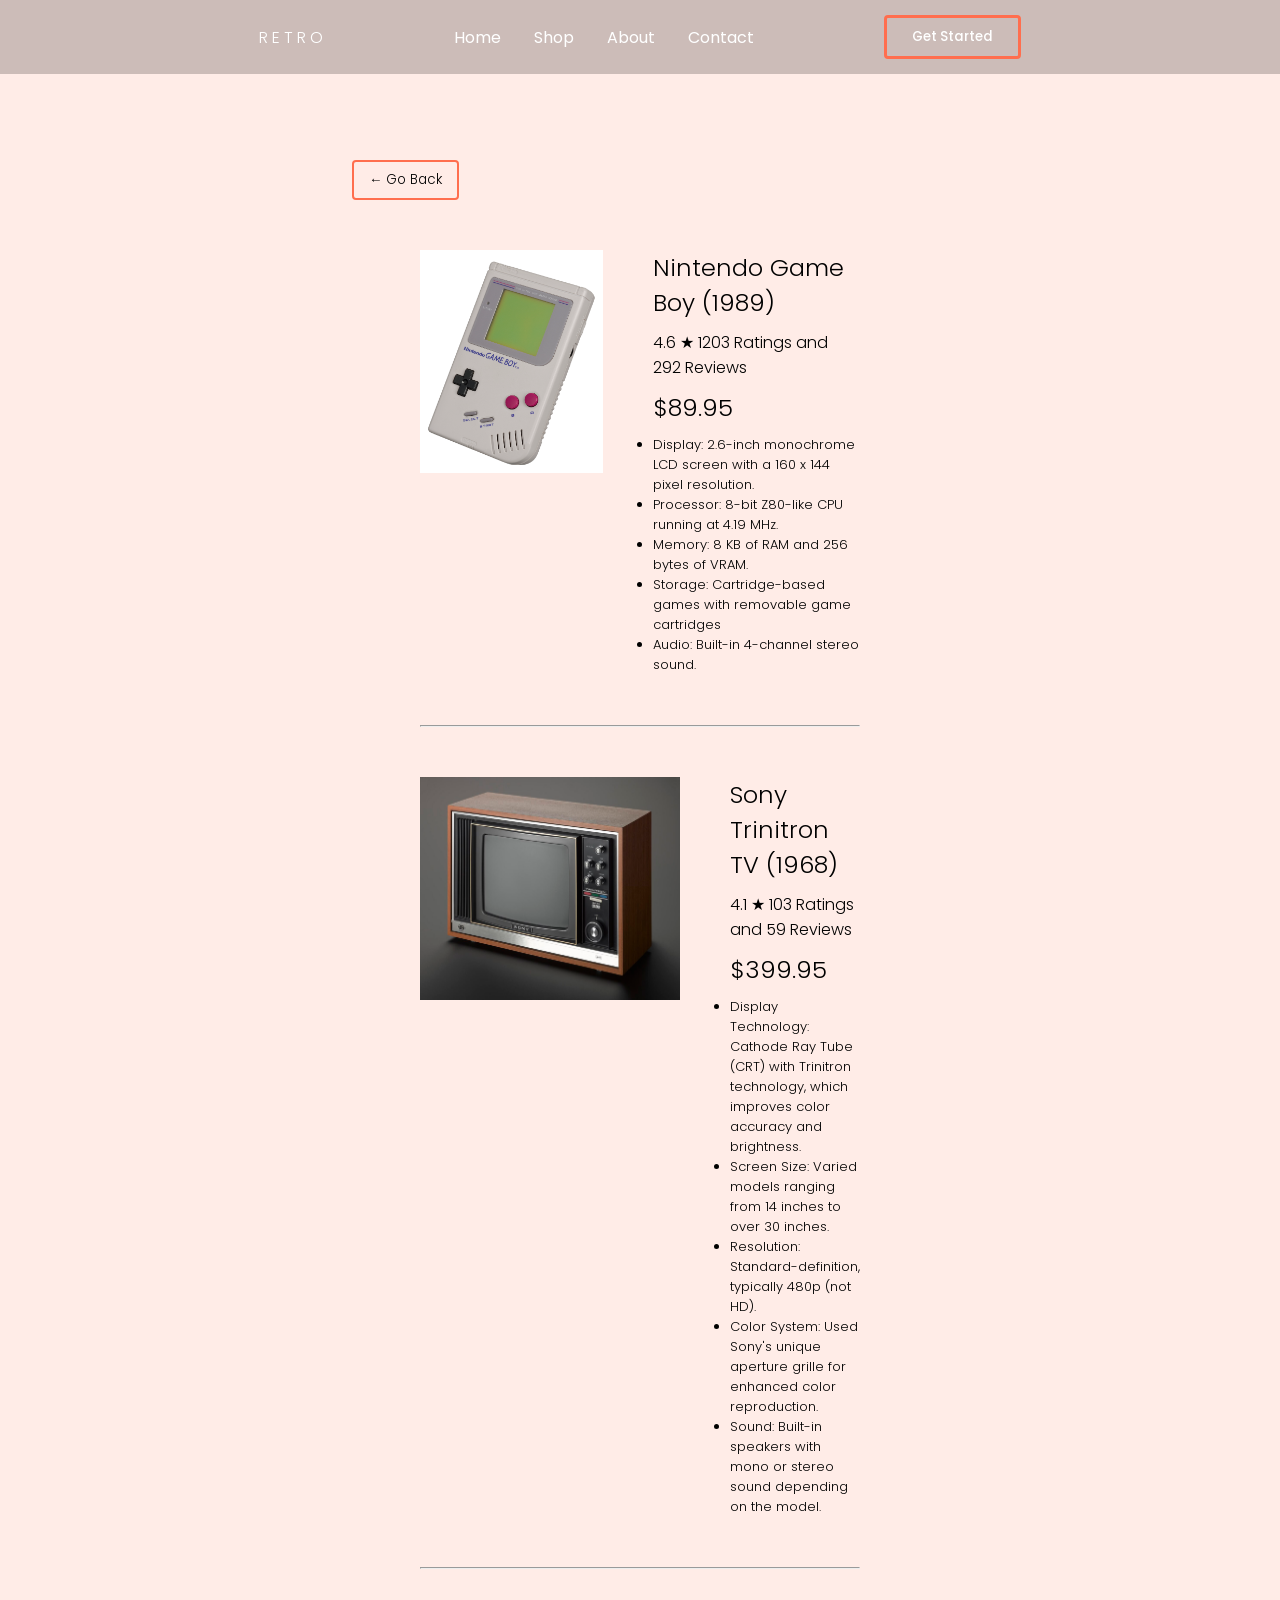
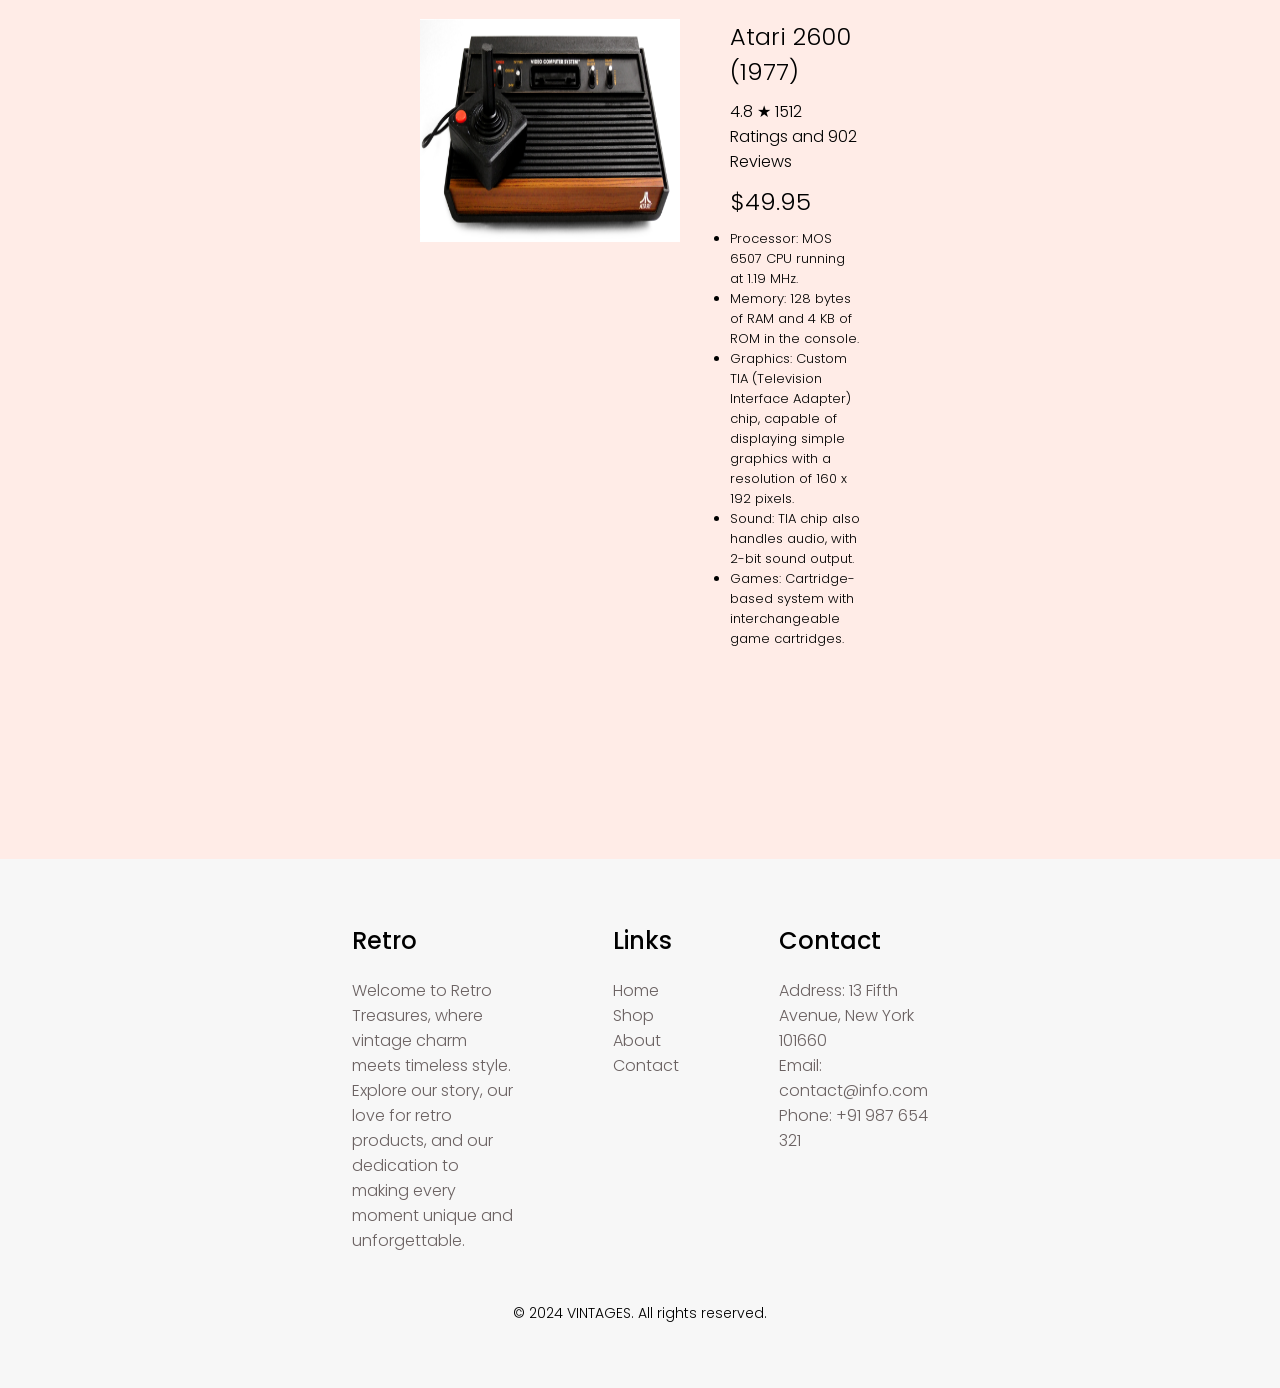
<file: ecommerce project/shop.html>
<!DOCTYPE html>
<html lang="en">
    <head>
        <meta charset="UTF-8">
        <meta name="viewport" content="width=device-width, initial-scale=1.0">
        <meta name="description" content="Shop | Retro">
        <title>Shop | Retro</title>
        <link rel="stylesheet" href="css/style.css">
    </head>
    <body>
        <!-- Header placeholder for dynamic loading -->
        <div id="header-placeholder"></div>

        <!-- Main content of the shop page -->
        <main class="shop">
            <!-- Back button to return to the homepage -->
            <button><a href="index.html">&leftarrow; Go Back</a></button>

            <!-- Container for all product items -->
            <div class="items">
                <!-- Individual product item -->
                <div class="item">
                    <img src="images/product3.jpg" alt="Nintendo Game Boy (1989)">
                    <div class="item-content">
                        <a href="product_3.html"><h2>Nintendo Game Boy (1989)</h2></a>
                        <p>4.6 &starf; 1203 Ratings and 292 Reviews</p>
                        <h2>$89.95</h2>
                        <ul>
                            <li>Display: 2.6-inch monochrome LCD screen with a 160 x 144 pixel resolution.</li>
                            <li>Processor: 8-bit Z80-like CPU running at 4.19 MHz.</li>
                            <li>Memory: 8 KB of RAM and 256 bytes of VRAM.</li>
                            <li>Storage: Cartridge-based games with removable game cartridges</li>
                            <li>Audio: Built-in 4-channel stereo sound.</li>
                        </ul>
                    </div>
                </div>

                <!-- Divider between products -->
                <hr>

                <!-- Individual product item -->
                <div class="item">
                    <img src="images/product1.jpg" alt="Sony Trinitron TV (1968)">
                    <div class="item-content">
                        <a href="product_1.html"><h2>Sony Trinitron TV (1968)</h2></a>
                        <p>4.1 &starf; 103 Ratings and 59 Reviews</p>
                        <h2>$399.95</h2>
                        <ul>
                            <li>Display Technology: Cathode Ray Tube (CRT) with Trinitron technology, which improves color accuracy and brightness.</li>
                            <li>Screen Size: Varied models ranging from 14 inches to over 30 inches.</li>
                            <li>Resolution: Standard-definition, typically 480p (not HD).</li>
                            <li>Color System: Used Sony's unique aperture grille for enhanced color reproduction.</li>
                            <li>Sound: Built-in speakers with mono or stereo sound depending on the model.</li>
                        </ul>
                    </div>
                </div>

                <!-- Divider between products -->
                <hr>

                <!-- Individual product item -->
                <div class="item">
                    <img src="images/product2.jpeg" alt="Atari 2600 (1977)">
                    <div class="item-content">
                        <a href="product_2.html"><h2>Atari 2600 (1977)</h2></a>
                        <p>4.8 &starf; 1512 Ratings and 902 Reviews</p>
                        <h2>$49.95</h2>
                        <ul>
                            <li>Processor: MOS 6507 CPU running at 1.19 MHz.</li>
                            <li>Memory: 128 bytes of RAM and 4 KB of ROM in the console.</li>
                            <li>Graphics: Custom TIA (Television Interface Adapter) chip, capable of displaying simple graphics with a resolution of 160 x 192 pixels.</li>
                            <li>Sound: TIA chip also handles audio, with 2-bit sound output.</li>
                            <li>Games: Cartridge-based system with interchangeable game cartridges.</li>
                        </ul>
                    </div>
                </div>
            </div>
        </main>

        <!-- Footer placeholder for dynamic loading -->
        <div id="footer-placeholder"></div>

        <!-- External script file -->
        <script src="js/script.js"></script>
    </body>
</html>
</file>
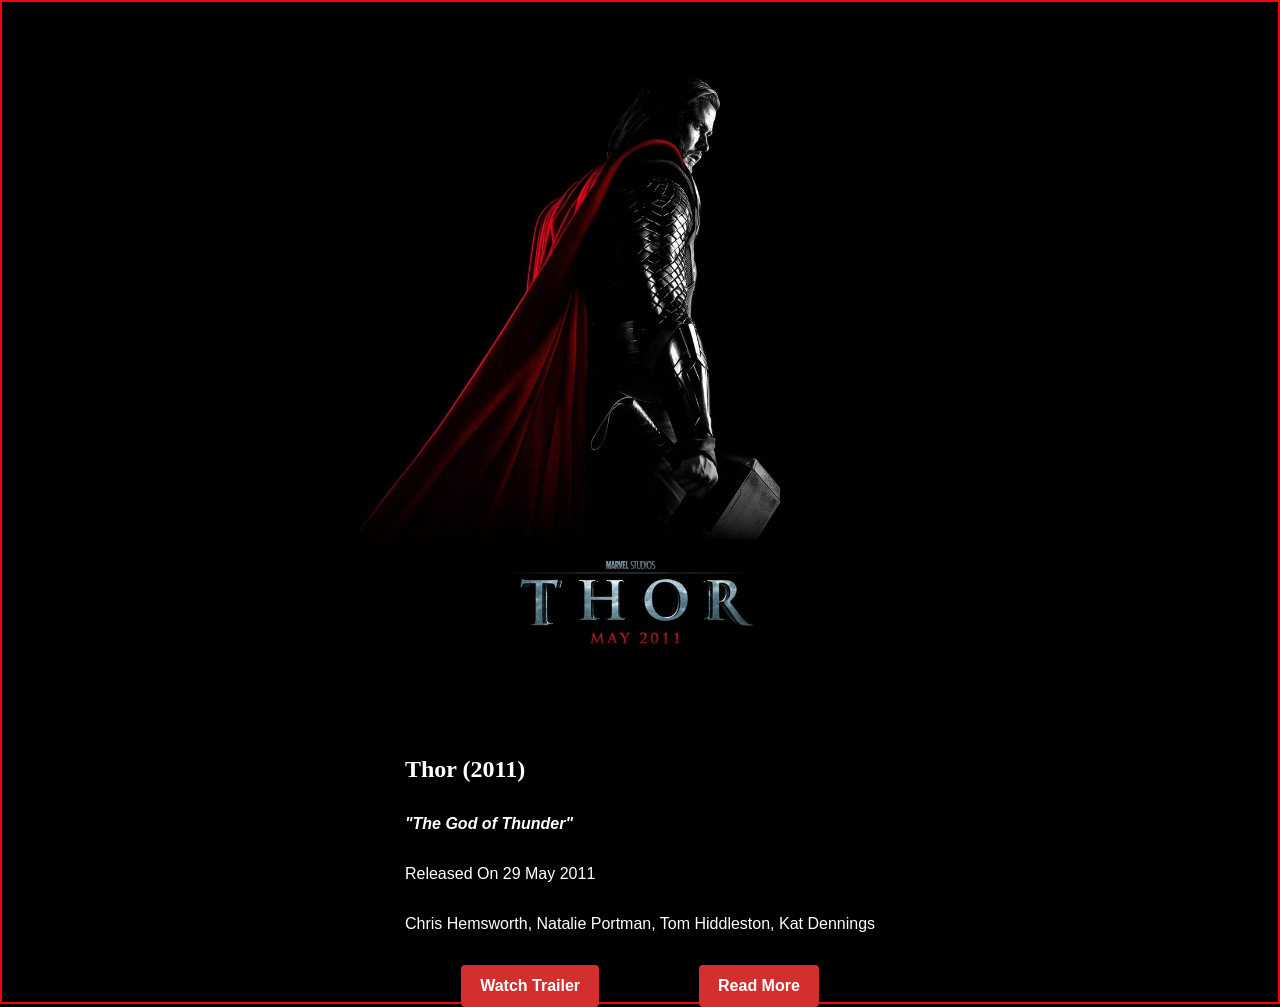
<file: movie_poster/main.html>
<!DOCTYPE html>
<html lang="en">
    <head>
        <meta charset="UTF-8">
        <meta name="viewport" content="width=device-width, initial-scale=1.0">
        <title>Marvel Studios Thor (2011)</title>
        <!-- Link to the external CSS file for styling -->
        <link rel="stylesheet" href="css/style.css">
    </head>
    <body>
        <header class="poster-cover">
            <!-- Image of the movie cover -->
            <img src="images/cover.jpg" alt="Thor (2011) Movie Poster" class="movie-cover">
        </header>
        <main class="poster-container">
            <section class="poster-content">
                <!-- Main title of the poster -->
                <h1 class="title">Thor (2011)</h1>
                <!-- Tagline or subtitle for the movie -->
                <h4 class="tagline">"The God of Thunder"</h4>
                <!-- Release date of the movie -->
                <p class="release-date">Released On 29 May 2011</p>
                <!-- List of main cast members -->
                <p class="cast">Chris Hemsworth, Natalie Portman, Tom Hiddleston, Kat Dennings</p>
            </section>
            <footer class="links">
                <!-- Link to the movie trailer -->
                <a href="https://www.youtube.com/watch?v=JOddp-nlNvQ" target="_blank">Watch Trailer</a>
                <!-- Link to the movie's official page -->
                <a href="https://www.marvel.com/movies/thor" target="_blank">Read More</a>
            </footer>
        </main>
        <!-- Link to an external JavaScript file (if needed) -->
        <script src="javascript/script.js"></script>
    </body>
</html>
</file>
<file: Assignment 2/style.css>
/* Global Styles */
body {
    font-family: Arial, sans-serif;
    background-color: #f0f0f0;
    margin: 0;
    padding: 0;
}

/* Header Styles */
header {
    background-color: #333;
    color: white;
    padding: 1rem;
    text-align: center;
}

h1 {
    margin: 0;
    font-size: 2.5rem;
}

/* Form Container Styles */
div {
    max-width: 600px;
    margin: 2rem auto;
    padding: 1rem;
    background-color: #fff;
    border-radius: 8px;
    box-shadow: 0 0 10px rgba(0, 0, 0, 0.1);
}

/* Form Styles */
form {
    margin-top: 1rem;
}

label {
    font-weight: bold;
}

input, select, textarea, button {
    width: 100%;
    padding: 0.5rem;
    margin: 0.5rem 0;
    border: 1px solid #ccc;
    border-radius: 4px;
    box-sizing: border-box;
    font-size: 1rem;
}

button {
    background-color: #4CAF50;
    color: white;
    border: none;
    cursor: pointer;
}

button:hover {
    background-color: #45a049;
}

textarea {
    height: 100px;
}
</file>
<file: ecommerce project/css/style.css>
/* Importing Poppins font from Google Fonts */
@import url("https://fonts.googleapis.com/css2?family=Poppins:ital,wght@0,100;0,200;0,300;0,400;0,500;0,600;0,700;0,800;0,900;1,100;1,200;1,300;1,400;1,500;1,600;1,700;1,800;1,900&display=swap");

* {
  box-sizing: border-box;
  margin: 0;
  padding: 0;
  scroll-behavior: smooth;
  font-family: "Poppins", sans-serif;
  font-weight: 300;
  font-style: normal;
}


/* Styling for the header (header.html)*/
header {
  display: flex;
  justify-content: space-evenly;
  align-items: center;
  padding: 15px 10%;
  background-color: rgba(0, 0, 0, 0.2);
  overflow: hidden;
  position: fixed;
  width: 100%;
  top: 0;
}

/* Styling for the logo in the header */
.logo {
  cursor: pointer;
  text-decoration: none;
  color: white;
}

/* Styling for navigation links */
.nav-links {
  list-style: none;
  display: flex;
  gap: 33px;
}

.nav-links li {
  display: flex;
  align-items: center;
}

.nav-links a {
  color: white;
  font-weight: 400;
  text-decoration: none;
  transition: 0.3s ease all;
}

.nav-links a:hover {
  color: #ff6e4e;
}

/* Styling for the 'Get Started' button */
.get-started {
  padding: 9px 25px;
  outline: none;
  border: 3px solid #ff6e4e;
  color: white;
  background-color: #ffffff00; /* Transparent background */
  font-weight: 500;
  border-radius: 4px;
  cursor: pointer;
  transition: all 0.3s ease;
}

.get-started:hover {
  background-color: #ff6e4e22;
}

/* Styling for the welcome section (index.html)*/
.welcome {
  height: 72vh;
  background: url("/images/background.jpg") no-repeat center center fixed;
  background-size: cover;
  display: flex;
  justify-content: center;
  align-items: center;
}

.welcome-message {
  text-align: center;
  color: white;
  padding: 20px;
}

.welcome-message h1 {
  font-size: 2.5em;
  margin-bottom: 10px;
}

.welcome-message p {
  font-size: 1.2em;
}

/* Styling for the 'Shop Now' button */
.shop-now {
  margin-top: 33px;
  cursor: pointer;
  padding: 18px 30px;
  background-color: #ff6e4e;
  outline: none;
  border: none;
  border-radius: 10px;
  transition: 0.3s ease all;
}

.shop-now a {
  text-decoration: none;
  color: white;
  text-transform: uppercase;
  font-weight: 500;
}

.shop-now:hover {
  background-color: #ff8c6f;
}

/* Styling for the 'Why Us' section */
.why-us {
  padding: 4rem 22rem;
  background-color: #ff6e4e22;
}

.why-us ul {
  display: flex;
  gap: 50px;
  list-style: none;
}

.why-us ul li {
  border-left: 1px solid #ff6e4e;
  padding: 0px 20px;
}

.why-us li p {
  font-size: 14px;
  font-weight: 500;
  color: #ff6e4e;
}

/* Styling for the 'Offer' section */
.offer {
  display: flex;
  gap: 10rem;
  align-items: center;
  padding: 4rem 22rem;
}

.offer h3 {
  font-size: 25px;
  color: #ff6e4e;
}

.offer h1 {
  font-size: 35px;
}

.offer img {
  border-top-left-radius: 20rem;
  border-top-right-radius: 20rem;
}

/* Styling for the footer (footer.html)*/
footer {
  background-color: #f7f7f7;
  padding: 4rem 22rem;
  color: black;
}

.footer-container {
  display: flex;
  align-items: flex-start;
  justify-content: space-between;
  gap: 100px;
}

.footer-section {
  display: flex;
  flex-direction: column;
  max-width: 600px;
  text-align: start;
  color: #6b6262;
}

.footer-section h3 {
  margin-bottom: 20px;
  color: black;
  font-weight: 500;
  font-size: 24px;
}

.footer-section a {
  text-decoration: none;
  color: #6b6262;
}

.footer-section a:hover {
  color: #ff6e4e;
}

.footer-bottom {
  text-align: center;
  padding-top: 50px;
}

.footer-bottom p {
  margin: 0;
  font-size: 14px;
}

/* Styling for the 'About Us' section (about.html) */
.about {
  background-color: #ff6e4e22;
  height: 100vh;
  display: flex;
  align-items: center;
  gap: 100px;
  padding: 4rem 22rem;
  text-align: start;
}

/* Styling for the 'Contact Us' section (contact.html) */
.contact {
  background-color: #ff6e4e22;
  height: auto;
  padding: 10rem 22rem;
}

.contact .form {
  display: flex;
  gap: 100px;
}

/* Styling for the message form */
.contact .form .message {
  width: 50%;
  display: flex;
  flex-direction: column;
  gap: 10px;
}

.contact .form input {
  padding: 8px;
  border: 1px solid #ff6e4e;
  outline: none;
  border-radius: 5px;
}

.contact .form textarea {
  padding: 8px;
  border: 1px solid #ff6e4e;
  outline: none;
  border-radius: 5px;
}

/* Styling for the send message button */
.contact .form button {
  padding: 8px 15px;
  border: none;
  background-color: #ff6e4e;
  color: #fff;
  font-weight: 400;
  border-radius: 4px;
  cursor: pointer;
  transition: all 0.3s ease;
  width: max-content;
}

.contact .form button:hover {
  background-color: #ff8c6f;
}

/* Styling for the newsletter section */
.contact .form .newsletter {
  width: 50%;
  display: flex;
  flex-direction: column;
  gap: 10px;
}

/* Styling for buttons in the shop section (shop.html) */
.shop button {
  padding: 8px 15px;
  border: none;
  background-color: rgb(0, 0, 0, 0);
  border: 2px solid #ff6e4e;
  color: black;
  font-weight: 400;
  border-radius: 4px;
  cursor: pointer;
  transition: all 0.3s ease;
  width: max-content;
}

.shop button:hover {
  background-color: #ff8c6f;
}

/* Styling for the shop section */
.shop {
  background-color: #ff6e4e22;
  height: auto;
  padding: 10rem 22rem;
}

.shop .items {
  display: flex;
  flex-direction: column;
  justify-content: space-around;
  margin: 40px 10%;
  padding: 10px;
  gap: 50px;
}

.shop .items .item {
  display: flex;
  gap: 50px;
}

.shop .items .item img {
  width: 260px;
  height: 223px;
}

.item-content {
  display: flex;
  flex-direction: column;
  gap: 10px;
}

.shop a {
  text-decoration: none;
  color: black;
}

.item-content ul {
  font-size: small;
  font-weight: 500;
}

/* Styling for the product single view (product_1.html, prodcut_2.html, product_3.html) */
.product-single {
  background-color: #ff6e4e22;
  height: auto;
  padding: 10rem 22rem;
}

.product-single .item-single {
  display: flex;
  gap: 100px;
}

.product-single .item-single img {
  height: 250px;
}

/* Styling for quantity selector */
select {
  border-radius: 5px;
  color: #333;
  font-size: 16px;
  cursor: pointer;
  background-color: white;
  outline: none;
  width: min-content;
}

option {
  padding: 10px;
  background-color: #ffffff;
  color: #333;
}

/* Styling for quantity selector buttons and input */
.quantity-selector {
  display: flex;
  align-items: center;
  gap: 10px;
}

.quantity-selector input {
  padding: 10px;
  outline: 0;
  background-color: white;
  border: none;
}

.quantity-selector button {
  background-color: white;
  border: none;
  padding: 10px 15px;
  outline: none;
}
.add-to-cart {
  padding: 9px 25px;
  outline: none;
  border: 2px solid #ff6e4e;
  color: black;
  background-color: #ffffff00; /* Transparent background */
  font-weight: 500;
  border-radius: 4px;
  cursor: pointer;
  transition: all 0.3s ease;
}

.add-to-cart:hover {
  background-color: #ff6e4e;
}

.checkout {
  margin-left: 10px;
  padding: 9px 25px;
  outline: none;
  background-color:#ff6e4e;
  color: black;
  border: 2px solid #ff6e4d;
  outline: none;
  font-weight: 500;
  border-radius: 4px;
  cursor: pointer;
  transition: all 0.3s ease;
}
</file>
<file: movie_poster/css/style.css>
* {
  margin: 0;
  padding: 0;
  font-family: Arial, Helvetica, sans-serif;
}
/* Styles for the body element*/
body {
  display: flex; /* Use flexbox for layout */
  justify-content: flex-start; /* Align items to the start of the flex container */
  align-items: center; /* Center items along the cross-axis */
  flex-direction: column; /* Stack items vertically */
  background-color: black;
  color: #fff;
  height: 100vh;
  padding: 50px 150px;
  border: 2px solid red;
}

/* Styles for the poster cover image */
.poster-cover img {
  height: 600px; /* Set the height of the image */
}

/* Styles for the poster content */
.poster-content {
  margin-top: 100px;
  display: flex;
  flex-direction: column; /* Stack items vertically */
  gap: 2rem; /* Add space between items */
}
/* Set font to Times New Roman For the Title*/
.poster-content .title {
  font-family: "Times New Roman", Times, serif;
}

/* Styles for the tagline text within the poster content */
.poster-content .tagline {
  font-style: italic; /* Italicize the text */
}

/* Styles for the links container */
.links {
  margin-top: 2rem;
  display: flex;
  align-items: center;
  justify-content: center;
  gap: 100px;
  font-weight: bolder;
  font-size: medium;
}

/* Styles for links when hovering */
.links a {
  text-decoration: none;
  padding: 12px 19px;
  border: none;
  background-color: #d32f2f;
  color: #fff;
  border-radius: 4px;
  cursor: pointer;
  transition: all 0.3s ease;
}

.links a:hover {
  background-color: #b71c1c;
}
</file>
